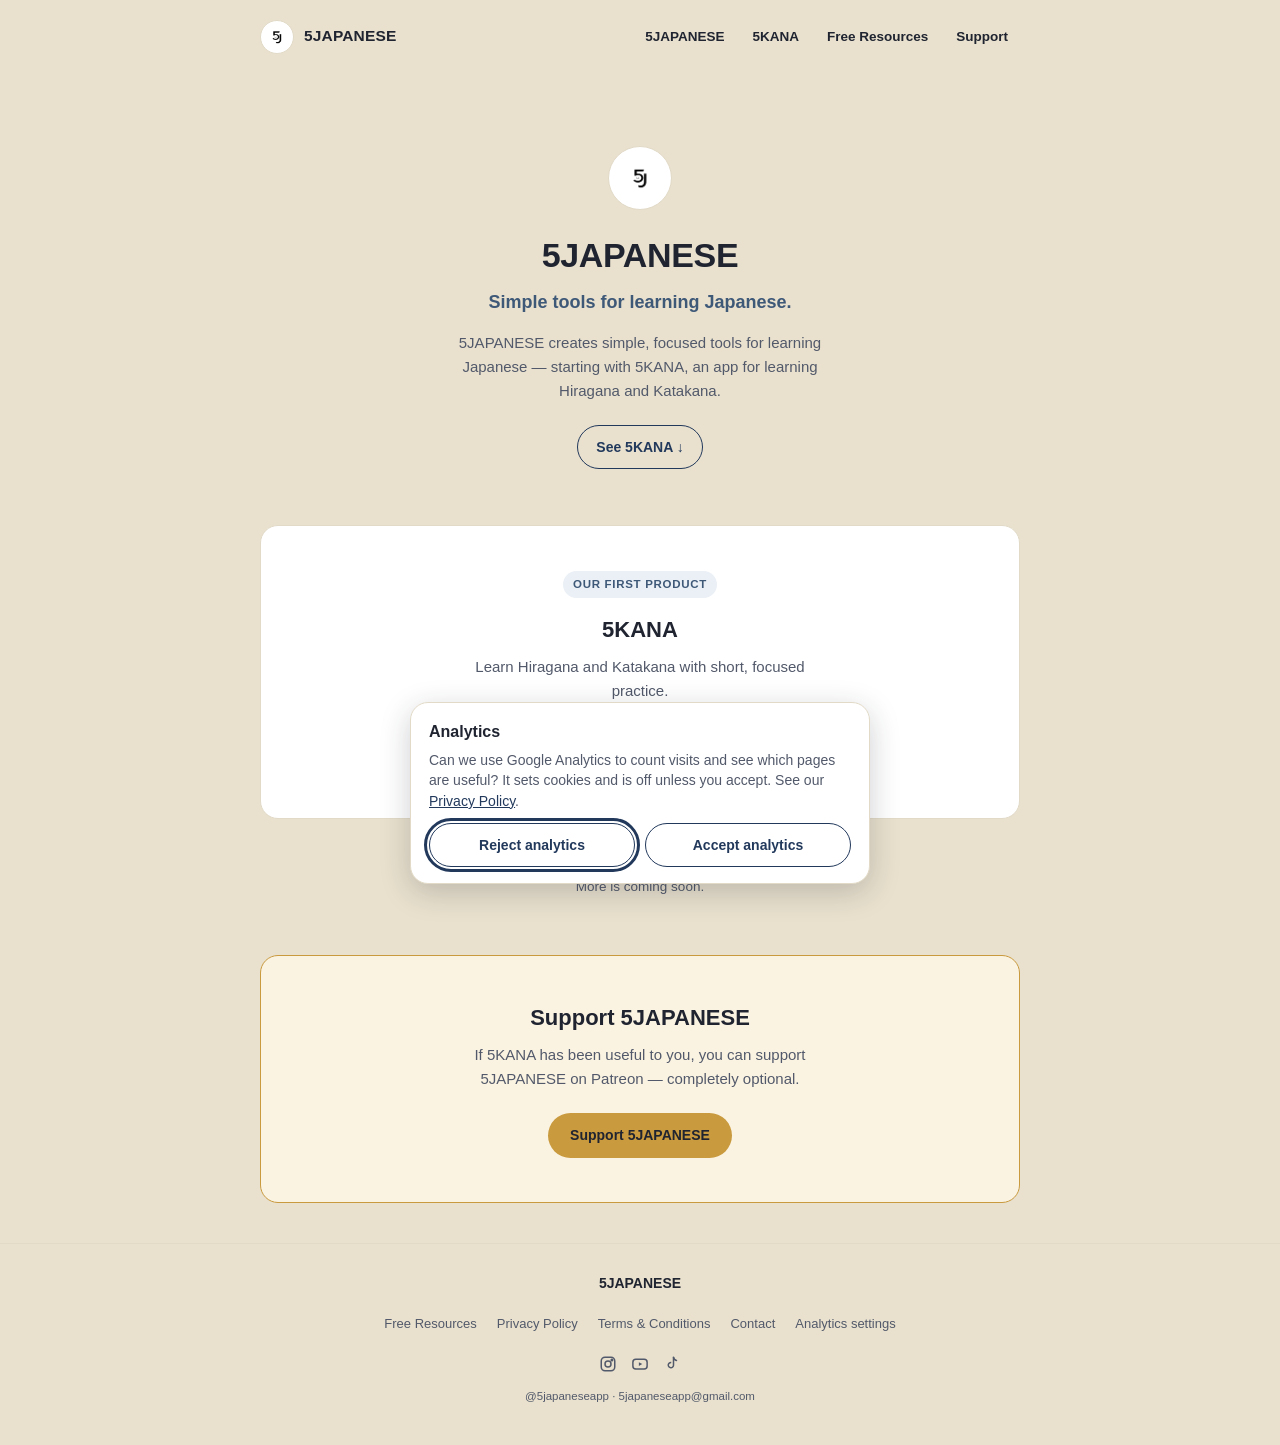
<file: index.html>
<!DOCTYPE html>
<html lang="en">
<head>
<meta charset="UTF-8">
<meta name="viewport" content="width=device-width, initial-scale=1.0">
<meta name="description" content="5JAPANESE — simple tools for learning Japanese. Home of 5KANA, a focused Hiragana and Katakana learning app.">
<title>5JAPANESE — Simple tools for learning Japanese</title>
<link rel="icon" type="image/jpeg" href="logo.jpg">
<link rel="stylesheet" href="styles.css">
</head>
<body>

<header class="site-header">
  <div class="wrap">
    <a class="brand" href="#top">
      <span class="brand-mark" aria-hidden="true">
        <img src="logo.jpg" width="20" height="20" alt="">
      </span>
      <span class="brand-name">5JAPANESE</span>
    </a>
    <nav class="primary-nav" aria-label="Primary">
      <a href="#top">5JAPANESE</a>
      <a href="#5kana">5KANA</a>
      <a href="resources.html">Free Resources</a>
      <a href="#support">Support</a>
    </nav>
  </div>
</header>

<main id="top">

  <section class="hero">
    <div class="wrap">
      <div class="hero-mark" aria-hidden="true">
        <img src="logo.jpg" width="30" height="30" alt="">
      </div>
      <h1>5JAPANESE</h1>
      <p class="tagline">Simple tools for learning Japanese.</p>
      <p class="lede">5JAPANESE creates simple, focused tools for learning Japanese — starting with 5KANA, an app for learning Hiragana and Katakana.</p>
      <a class="hero-cta" href="#5kana">See 5KANA ↓</a>
    </div>
  </section>

  <section class="card-section" id="5kana" aria-labelledby="5kana-heading">
    <div class="wrap">
      <div class="card">
        <span class="eyebrow">Our first product</span>
        <h2 id="5kana-heading">5KANA</h2>
        <p class="desc">Learn Hiragana and Katakana with short, focused practice.</p>

        <a class="store-badge" href="https://play.google.com/store/apps/details?id=com.fivejapanese.fivekana" target="_blank" rel="noopener noreferrer" aria-label="Get 5KANA on Google Play">
          <svg width="22" height="22" viewBox="0 0 24 24" aria-hidden="true"><path fill="#fff" d="M3.6 2.6c-.4.3-.6.8-.6 1.4v16c0 .6.2 1.1.6 1.4l9-9.4-9-9.4Z"/><path fill="#fff" opacity=".85" d="M15.6 12 4.2 2.9 16.9 10l-1.3 2Z"/><path fill="#fff" opacity=".85" d="M15.6 12 4.2 21.1 16.9 14l-1.3-2Z"/><path fill="#fff" opacity=".7" d="M17 10.9 20.6 13a1.6 1.6 0 0 1 0 2l-3.6 2.1L15.6 12l1.4-1.1Z"/></svg>
          <span class="store-text">
            <span class="small">GET IT ON</span>
            <span class="big">Google Play</span>
          </span>
        </a>
      </div>
    </div>
  </section>

  <p class="more-note">More is coming soon.</p>

  <section class="card-section" id="support" aria-labelledby="support-heading">
    <div class="wrap">
      <div class="card support">
        <h2 id="support-heading">Support 5JAPANESE</h2>
        <p class="desc">If 5KANA has been useful to you, you can support 5JAPANESE on Patreon — completely optional.</p>
        <a class="support-cta" href="https://patreon.com/5japaneseapp" target="_blank" rel="noopener noreferrer">
          Support 5JAPANESE
        </a>
      </div>
    </div>
  </section>

</main>

<footer class="site-footer">
  <div class="wrap">
    <div class="foot-brand">5JAPANESE</div>
    <nav class="foot-links" aria-label="Legal and contact">
      <a href="resources.html">Free Resources</a>
      <a href="privacy-policy.html">Privacy Policy</a>
      <a href="terms.html">Terms &amp; Conditions</a>
      <a href="mailto:5japaneseapp@gmail.com">Contact</a>
    </nav>
    <div class="foot-social">
      <a href="https://instagram.com/5japaneseapp" target="_blank" rel="noopener noreferrer" aria-label="5JAPANESE on Instagram">
        <svg width="18" height="18" viewBox="0 0 24 24" fill="none" stroke="currentColor" stroke-width="2"><rect x="3" y="3" width="18" height="18" rx="5"/><circle cx="12" cy="12" r="4"/><circle cx="17.2" cy="6.8" r="1"/></svg>
      </a>
      <a href="https://www.youtube.com/@5japaneseapp" target="_blank" rel="noopener noreferrer" aria-label="5JAPANESE on YouTube">
        <svg width="18" height="18" viewBox="0 0 24 24" fill="none" stroke="currentColor" stroke-width="2"><rect x="2.5" y="5.5" width="19" height="13" rx="4"/><path d="M10.5 9.5v5l4.5-2.5-4.5-2.5Z" fill="currentColor" stroke="none"/></svg>
      </a>
      <a href="https://www.tiktok.com/@5japaneseapp" target="_blank" rel="noopener noreferrer" aria-label="5JAPANESE on TikTok">
        <svg width="18" height="18" viewBox="0 0 24 24" fill="none" stroke="currentColor" stroke-width="2"><path d="M14 3v10.5a3.5 3.5 0 1 1-3-3.46"/><path d="M14 3c.4 2.2 2 3.9 4 4.3" stroke-linecap="round"/></svg>
      </a>
    </div>
    <div class="foot-meta">@5japaneseapp · 5japaneseapp@gmail.com</div>
  </div>
</footer>

<script src="analytics.js" defer></script>
</body>
</html>
</file>
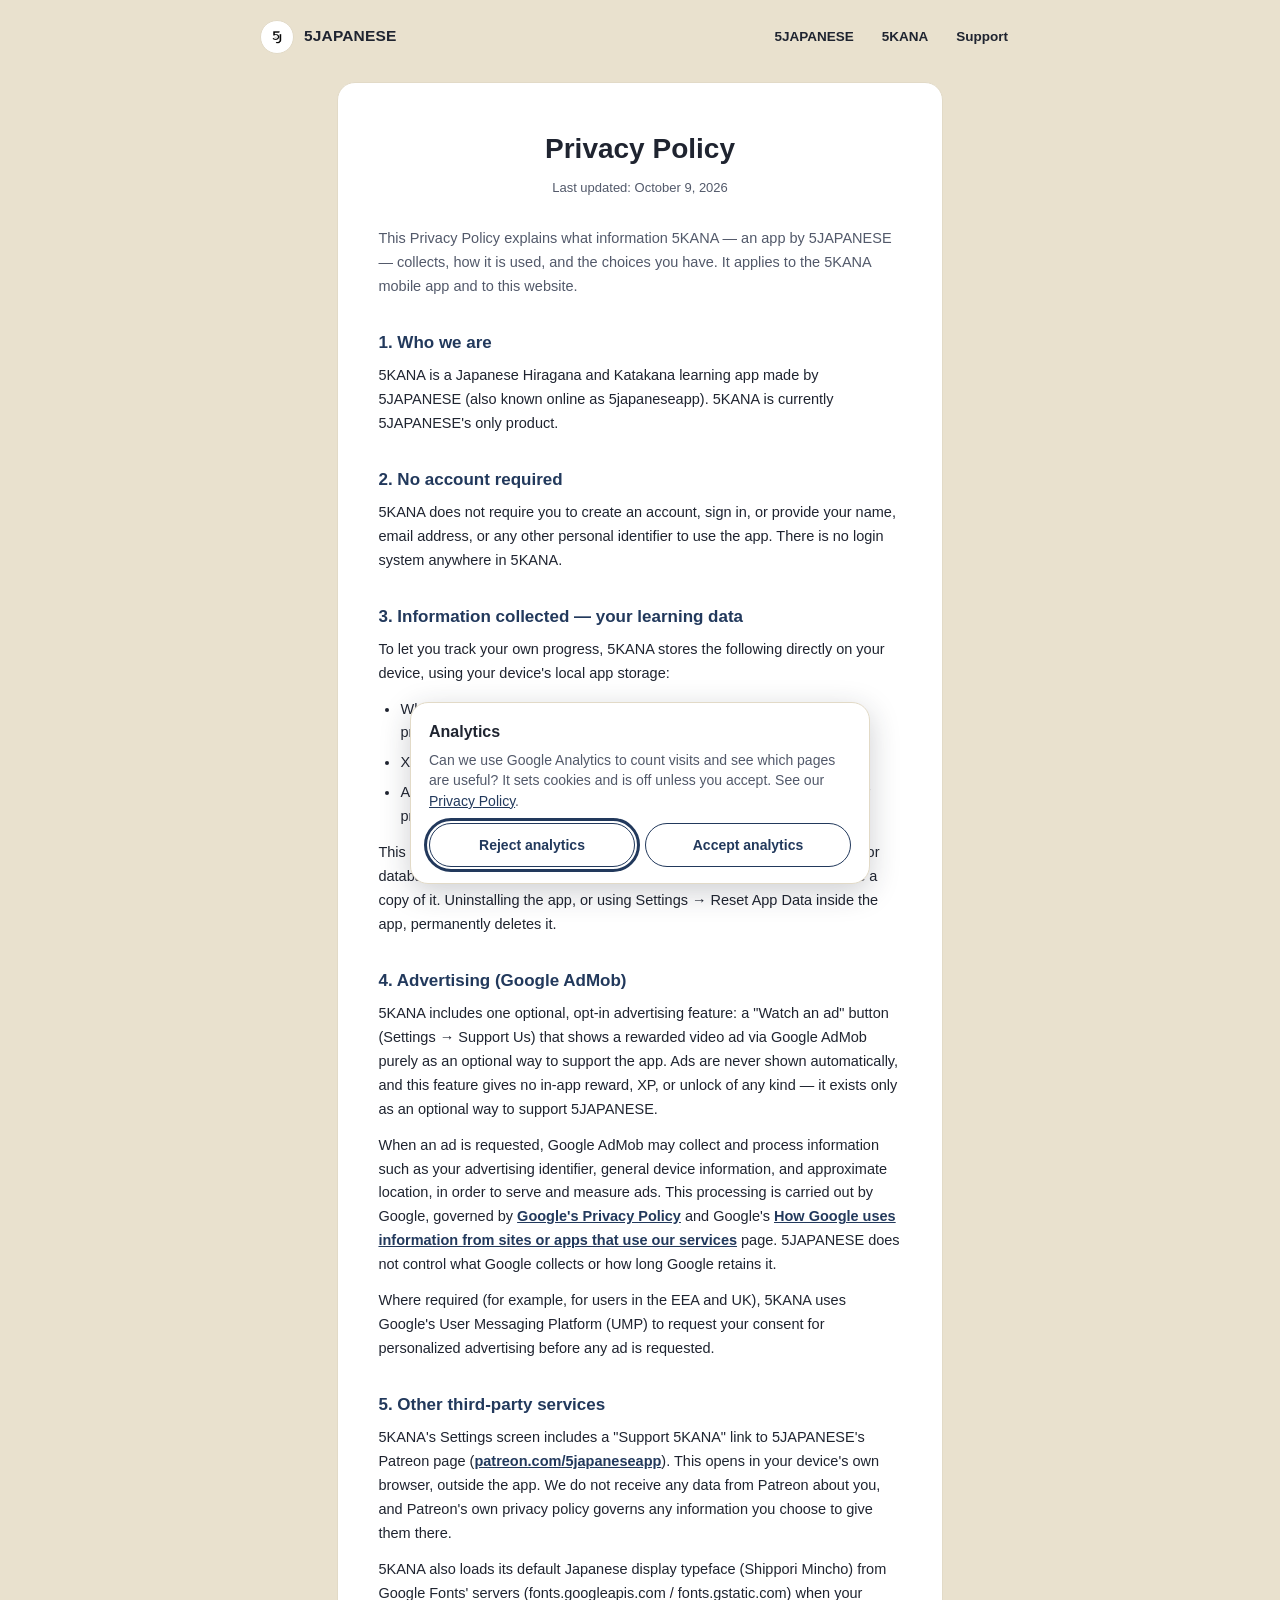
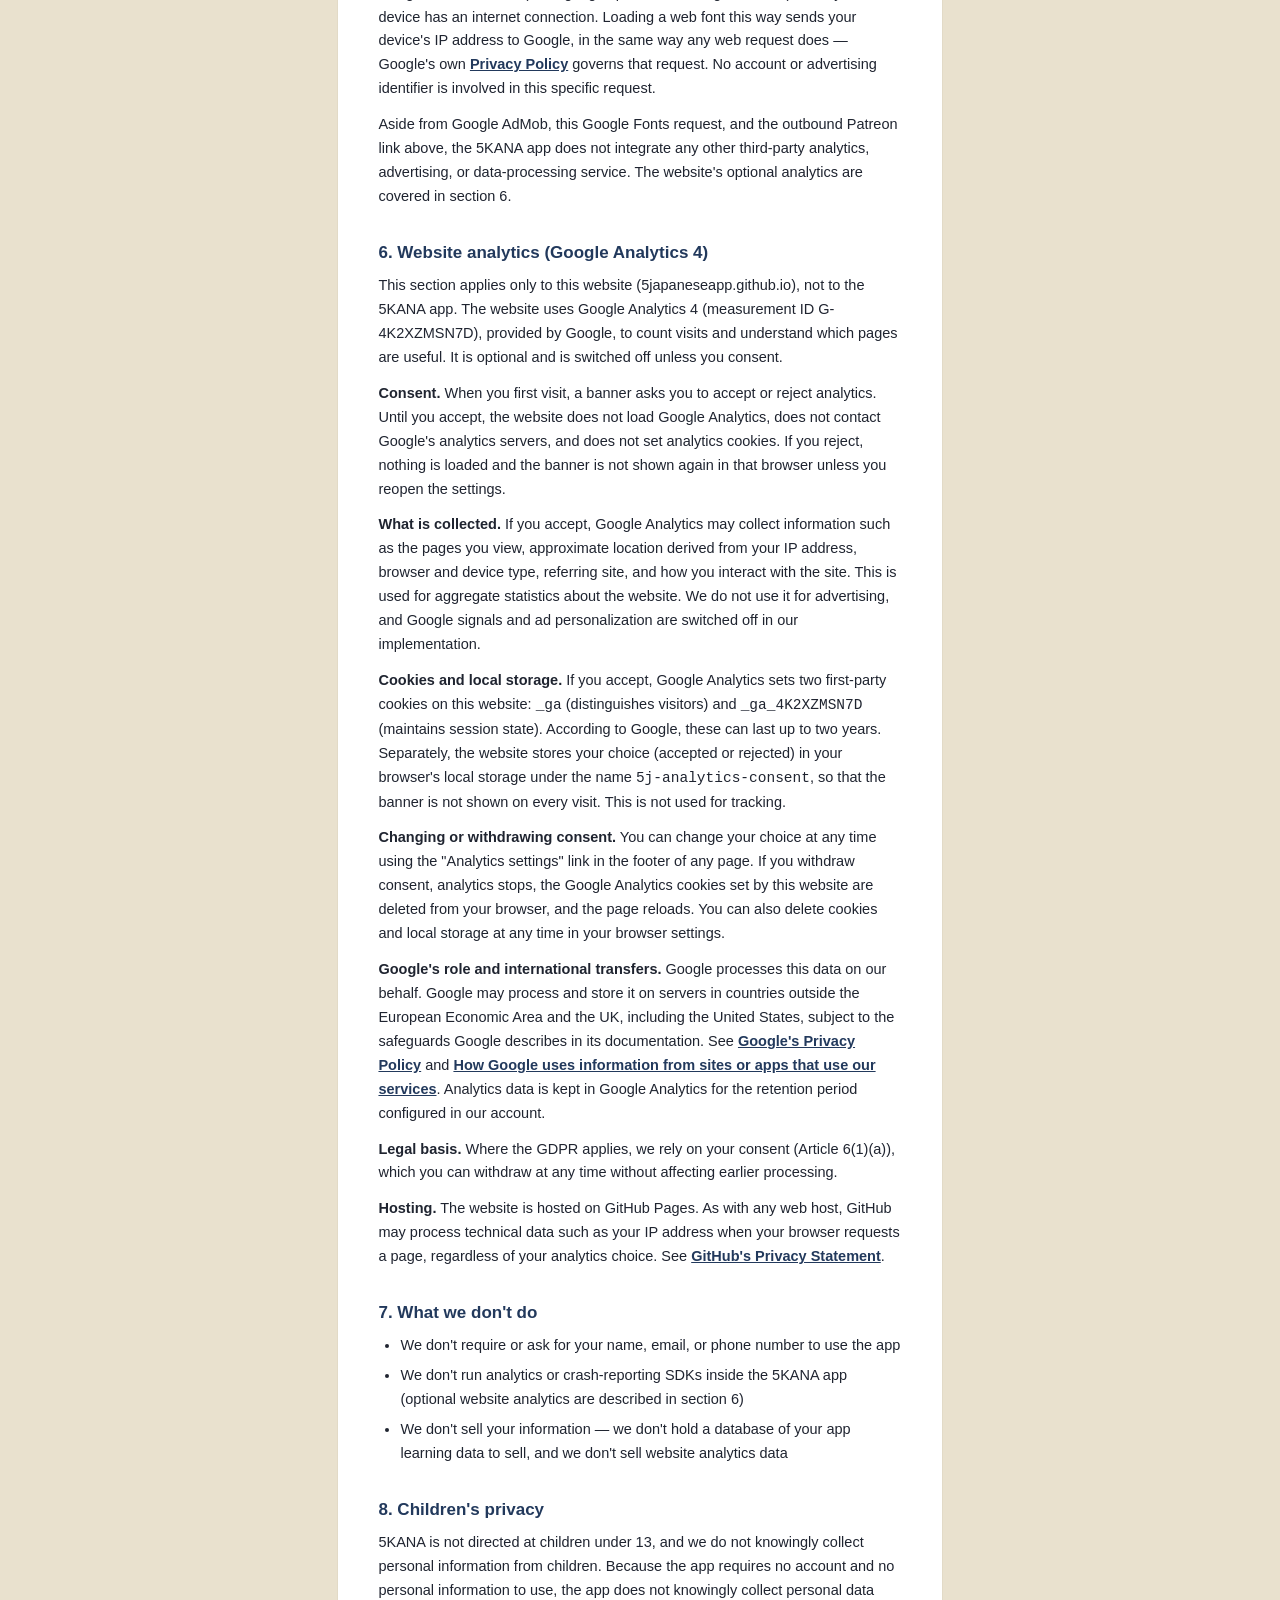
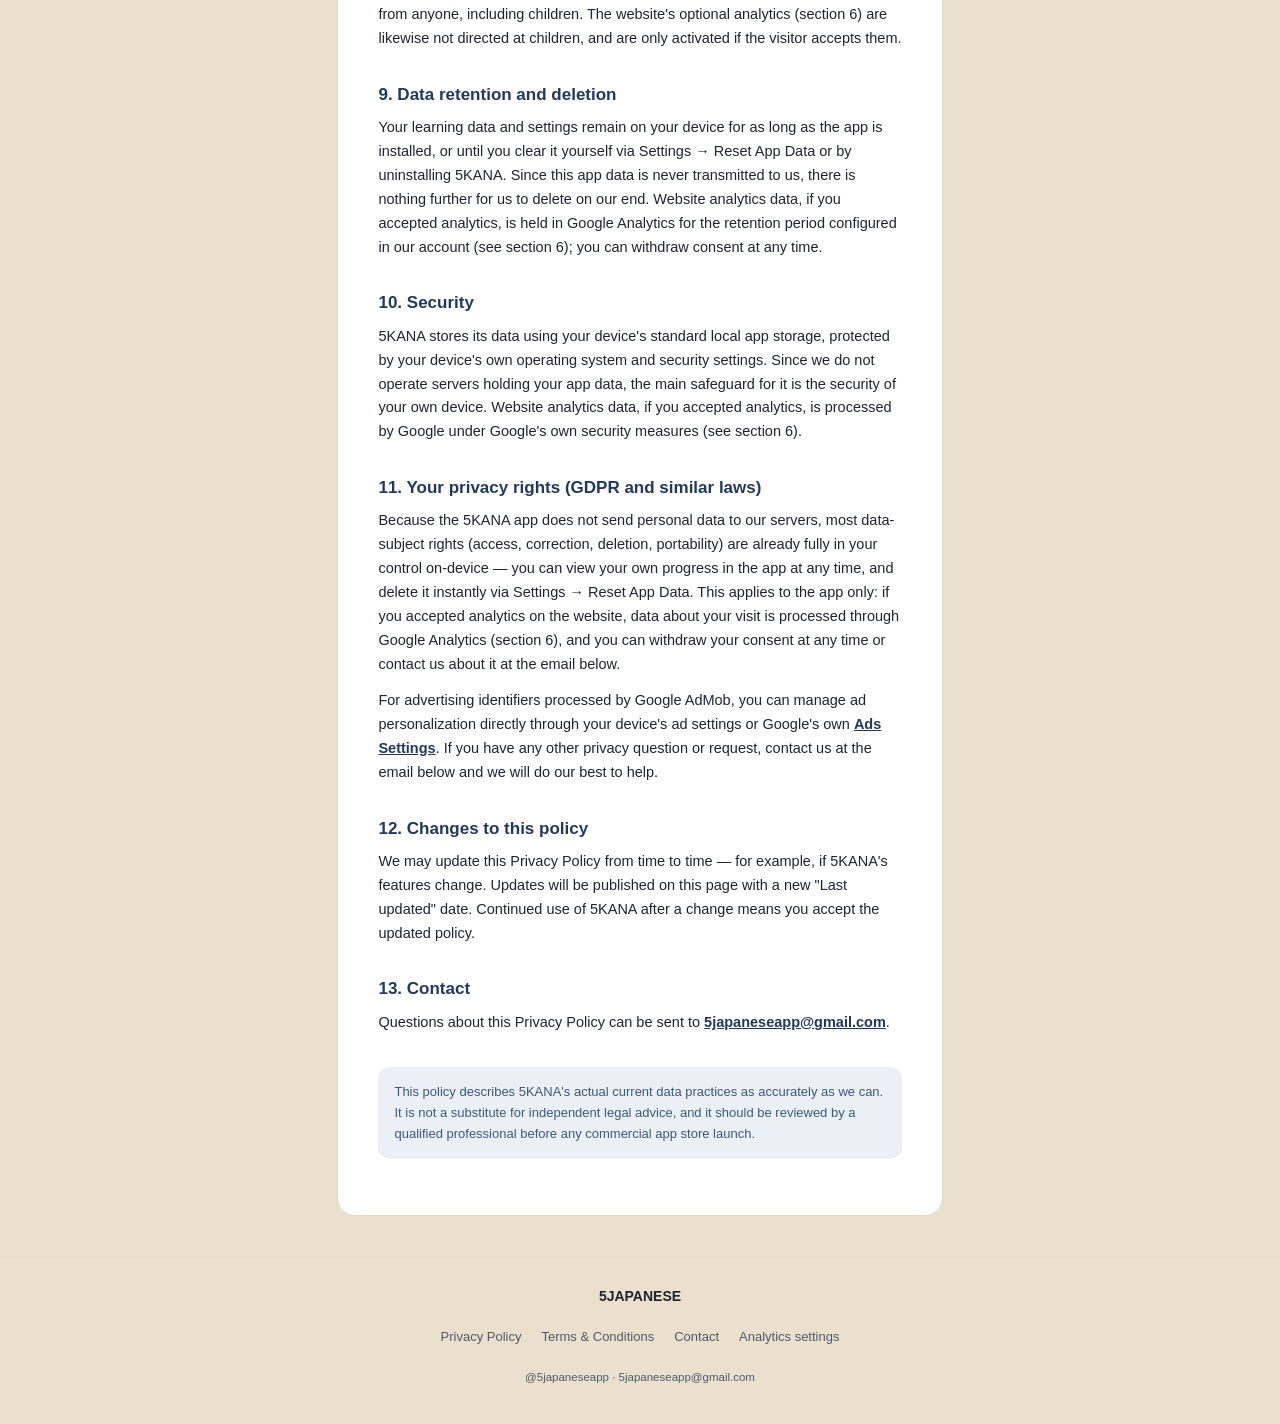
<file: privacy-policy.html>
<!DOCTYPE html>
<html lang="en">
<head>
<meta charset="UTF-8">
<meta name="viewport" content="width=device-width, initial-scale=1.0">
<meta name="description" content="Privacy Policy for 5KANA, by 5JAPANESE.">
<title>5JAPANESE — Privacy Policy</title>
<link rel="icon" type="image/jpeg" href="logo.jpg">
<link rel="stylesheet" href="styles.css">
</head>
<body>

<header class="site-header">
  <div class="wrap">
    <a class="brand" href="index.html">
      <span class="brand-mark" aria-hidden="true">
        <img src="logo.jpg" width="20" height="20" alt="">
      </span>
      <span class="brand-name">5JAPANESE</span>
    </a>
    <nav class="primary-nav" aria-label="Primary">
      <a href="index.html#top">5JAPANESE</a>
      <a href="index.html#5kana">5KANA</a>
      <a href="index.html#support">Support</a>
    </nav>
  </div>
</header>

<main>
  <section class="card-section">
    <div class="wrap">
      <div class="card legal-doc">
        <h1>Privacy Policy</h1>
        <p class="legal-updated">Last updated: October 9, 2026</p>

        <p class="legal-intro">This Privacy Policy explains what information 5KANA — an app by 5JAPANESE — collects, how it is used, and the choices you have. It applies to the 5KANA mobile app and to this website.</p>

        <h2>1. Who we are</h2>
        <p>5KANA is a Japanese Hiragana and Katakana learning app made by 5JAPANESE (also known online as 5japaneseapp). 5KANA is currently 5JAPANESE&#39;s only product.</p>

        <h2>2. No account required</h2>
        <p>5KANA does not require you to create an account, sign in, or provide your name, email address, or any other personal identifier to use the app. There is no login system anywhere in 5KANA.</p>

        <h2>3. Information collected — your learning data</h2>
        <p>To let you track your own progress, 5KANA stores the following directly on your device, using your device&#39;s local app storage:</p>
        <ul>
          <li>Which kana you&#39;ve learned or are reviewing, and your spaced-repetition progress for each</li>
          <li>XP, streak, and daily practice-time history</li>
          <li>App settings — theme, font, pronunciation, haptics, language, and similar preferences</li>
        </ul>
        <p>This app data stays on your device. 5JAPANESE does not operate a server or database that the 5KANA app sends this information to, and we do not have a copy of it. Uninstalling the app, or using Settings → Reset App Data inside the app, permanently deletes it.</p>

        <h2>4. Advertising (Google AdMob)</h2>
        <p>5KANA includes one optional, opt-in advertising feature: a &quot;Watch an ad&quot; button (Settings → Support Us) that shows a rewarded video ad via Google AdMob purely as an optional way to support the app. Ads are never shown automatically, and this feature gives no in-app reward, XP, or unlock of any kind — it exists only as an optional way to support 5JAPANESE.</p>
        <p>When an ad is requested, Google AdMob may collect and process information such as your advertising identifier, general device information, and approximate location, in order to serve and measure ads. This processing is carried out by Google, governed by <a href="https://policies.google.com/privacy" target="_blank" rel="noopener noreferrer">Google&#39;s Privacy Policy</a> and Google&#39;s <a href="https://policies.google.com/technologies/partner-sites" target="_blank" rel="noopener noreferrer">How Google uses information from sites or apps that use our services</a> page. 5JAPANESE does not control what Google collects or how long Google retains it.</p>
        <p>Where required (for example, for users in the EEA and UK), 5KANA uses Google&#39;s User Messaging Platform (UMP) to request your consent for personalized advertising before any ad is requested.</p>

        <h2>5. Other third-party services</h2>
        <p>5KANA&#39;s Settings screen includes a &quot;Support 5KANA&quot; link to 5JAPANESE&#39;s Patreon page (<a href="https://patreon.com/5japaneseapp" target="_blank" rel="noopener noreferrer">patreon.com/5japaneseapp</a>). This opens in your device&#39;s own browser, outside the app. We do not receive any data from Patreon about you, and Patreon&#39;s own privacy policy governs any information you choose to give them there.</p>
        <p>5KANA also loads its default Japanese display typeface (Shippori Mincho) from Google Fonts&#39; servers (fonts.googleapis.com / fonts.gstatic.com) when your device has an internet connection. Loading a web font this way sends your device&#39;s IP address to Google, in the same way any web request does — Google&#39;s own <a href="https://policies.google.com/privacy" target="_blank" rel="noopener noreferrer">Privacy Policy</a> governs that request. No account or advertising identifier is involved in this specific request.</p>
        <p>Aside from Google AdMob, this Google Fonts request, and the outbound Patreon link above, the 5KANA app does not integrate any other third-party analytics, advertising, or data-processing service. The website&#39;s optional analytics are covered in section 6.</p>

        <h2>6. Website analytics (Google Analytics 4)</h2>
        <p>This section applies only to this website (5japaneseapp.github.io), not to the 5KANA app. The website uses Google Analytics 4 (measurement ID G-4K2XZMSN7D), provided by Google, to count visits and understand which pages are useful. It is optional and is switched off unless you consent.</p>
        <p><strong>Consent.</strong> When you first visit, a banner asks you to accept or reject analytics. Until you accept, the website does not load Google Analytics, does not contact Google&#39;s analytics servers, and does not set analytics cookies. If you reject, nothing is loaded and the banner is not shown again in that browser unless you reopen the settings.</p>
        <p><strong>What is collected.</strong> If you accept, Google Analytics may collect information such as the pages you view, approximate location derived from your IP address, browser and device type, referring site, and how you interact with the site. This is used for aggregate statistics about the website. We do not use it for advertising, and Google signals and ad personalization are switched off in our implementation.</p>
        <p><strong>Cookies and local storage.</strong> If you accept, Google Analytics sets two first-party cookies on this website: <code>_ga</code> (distinguishes visitors) and <code>_ga_4K2XZMSN7D</code> (maintains session state). According to Google, these can last up to two years. Separately, the website stores your choice (accepted or rejected) in your browser&#39;s local storage under the name <code>5j-analytics-consent</code>, so that the banner is not shown on every visit. This is not used for tracking.</p>
        <p><strong>Changing or withdrawing consent.</strong> You can change your choice at any time using the &quot;Analytics settings&quot; link in the footer of any page. If you withdraw consent, analytics stops, the Google Analytics cookies set by this website are deleted from your browser, and the page reloads. You can also delete cookies and local storage at any time in your browser settings.</p>
        <p><strong>Google&#39;s role and international transfers.</strong> Google processes this data on our behalf. Google may process and store it on servers in countries outside the European Economic Area and the UK, including the United States, subject to the safeguards Google describes in its documentation. See <a href="https://policies.google.com/privacy" target="_blank" rel="noopener noreferrer">Google&#39;s Privacy Policy</a> and <a href="https://policies.google.com/technologies/partner-sites" target="_blank" rel="noopener noreferrer">How Google uses information from sites or apps that use our services</a>. Analytics data is kept in Google Analytics for the retention period configured in our account.</p>
        <p><strong>Legal basis.</strong> Where the GDPR applies, we rely on your consent (Article 6(1)(a)), which you can withdraw at any time without affecting earlier processing.</p>
        <p><strong>Hosting.</strong> The website is hosted on GitHub Pages. As with any web host, GitHub may process technical data such as your IP address when your browser requests a page, regardless of your analytics choice. See <a href="https://docs.github.com/en/site-policy/privacy-policies/github-general-privacy-statement" target="_blank" rel="noopener noreferrer">GitHub&#39;s Privacy Statement</a>.</p>

        <h2>7. What we don&#39;t do</h2>
        <ul>
          <li>We don&#39;t require or ask for your name, email, or phone number to use the app</li>
          <li>We don&#39;t run analytics or crash-reporting SDKs inside the 5KANA app (optional website analytics are described in section 6)</li>
          <li>We don&#39;t sell your information — we don&#39;t hold a database of your app learning data to sell, and we don&#39;t sell website analytics data</li>
        </ul>

        <h2>8. Children&#39;s privacy</h2>
        <p>5KANA is not directed at children under 13, and we do not knowingly collect personal information from children. Because the app requires no account and no personal information to use, the app does not knowingly collect personal data from anyone, including children. The website&#39;s optional analytics (section 6) are likewise not directed at children, and are only activated if the visitor accepts them.</p>

        <h2>9. Data retention and deletion</h2>
        <p>Your learning data and settings remain on your device for as long as the app is installed, or until you clear it yourself via Settings → Reset App Data or by uninstalling 5KANA. Since this app data is never transmitted to us, there is nothing further for us to delete on our end. Website analytics data, if you accepted analytics, is held in Google Analytics for the retention period configured in our account (see section 6); you can withdraw consent at any time.</p>

        <h2>10. Security</h2>
        <p>5KANA stores its data using your device&#39;s standard local app storage, protected by your device&#39;s own operating system and security settings. Since we do not operate servers holding your app data, the main safeguard for it is the security of your own device. Website analytics data, if you accepted analytics, is processed by Google under Google&#39;s own security measures (see section 6).</p>

        <h2>11. Your privacy rights (GDPR and similar laws)</h2>
        <p>Because the 5KANA app does not send personal data to our servers, most data-subject rights (access, correction, deletion, portability) are already fully in your control on-device — you can view your own progress in the app at any time, and delete it instantly via Settings → Reset App Data. This applies to the app only: if you accepted analytics on the website, data about your visit is processed through Google Analytics (section 6), and you can withdraw your consent at any time or contact us about it at the email below.</p>
        <p>For advertising identifiers processed by Google AdMob, you can manage ad personalization directly through your device&#39;s ad settings or Google&#39;s own <a href="https://adssettings.google.com" target="_blank" rel="noopener noreferrer">Ads Settings</a>. If you have any other privacy question or request, contact us at the email below and we will do our best to help.</p>

        <h2>12. Changes to this policy</h2>
        <p>We may update this Privacy Policy from time to time — for example, if 5KANA&#39;s features change. Updates will be published on this page with a new &quot;Last updated&quot; date. Continued use of 5KANA after a change means you accept the updated policy.</p>

        <h2>13. Contact</h2>
        <p>Questions about this Privacy Policy can be sent to <a href="mailto:5japaneseapp@gmail.com">5japaneseapp@gmail.com</a>.</p>

        <p class="legal-note">This policy describes 5KANA&#39;s actual current data practices as accurately as we can. It is not a substitute for independent legal advice, and it should be reviewed by a qualified professional before any commercial app store launch.</p>
      </div>
    </div>
  </section>
</main>

<footer class="site-footer">
  <div class="wrap">
    <div class="foot-brand">5JAPANESE</div>
    <nav class="foot-links" aria-label="Legal and contact">
      <a href="privacy-policy.html">Privacy Policy</a>
      <a href="terms.html">Terms &amp; Conditions</a>
      <a href="mailto:5japaneseapp@gmail.com">Contact</a>
    </nav>
    <div class="foot-meta">@5japaneseapp · 5japaneseapp@gmail.com</div>
  </div>
</footer>

<script src="analytics.js" defer></script>
</body>
</html>
</file>
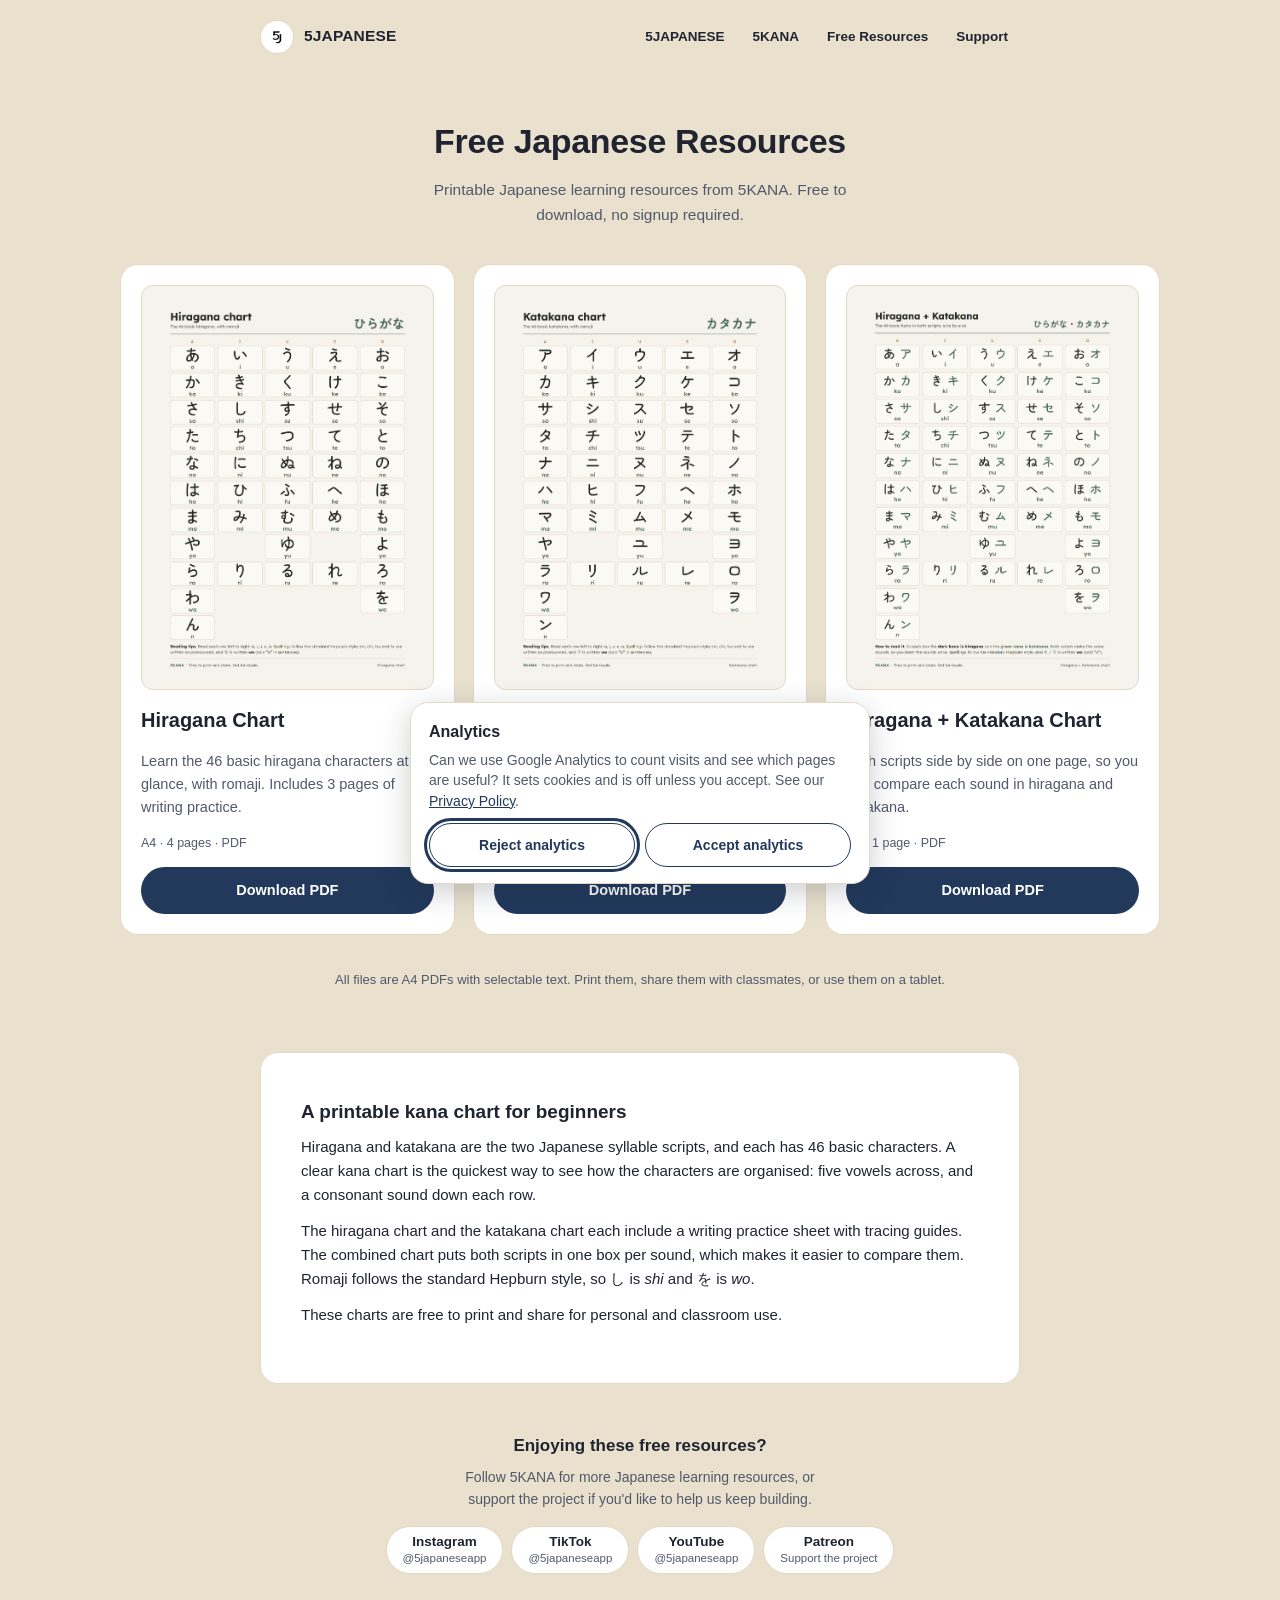
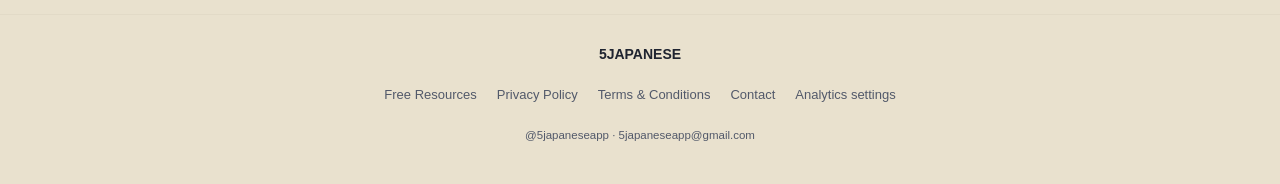
<file: resources.html>
<!DOCTYPE html>
<html lang="en">
<head>
<meta charset="UTF-8">
<meta name="viewport" content="width=device-width, initial-scale=1.0">
<title>Free Hiragana &amp; Katakana Chart PDF — Printable Kana Charts | 5KANA</title>
<meta name="description" content="Free printable hiragana chart, katakana chart and combined kana chart as A4 PDFs, with romaji and writing practice sheets. No signup required.">
<link rel="canonical" href="https://5japaneseapp.github.io/resources.html">
<meta property="og:type" content="website">
<meta property="og:title" content="Free Hiragana &amp; Katakana Chart PDF — 5KANA">
<meta property="og:description" content="Printable Japanese kana charts and practice sheets. Free to download, no signup required.">
<meta property="og:url" content="https://5japaneseapp.github.io/resources.html">
<meta property="og:image" content="https://5japaneseapp.github.io/downloads/previews/hiragana-katakana-chart.png">
<link rel="icon" type="image/jpeg" href="logo.jpg">
<link rel="stylesheet" href="styles.css">
<script type="application/ld+json">
{"@context":"https://schema.org","@type":"CollectionPage","name":"Free Japanese Resources","description":"Printable hiragana and katakana charts as free A4 PDFs.","url":"https://5japaneseapp.github.io/resources.html","hasPart":[
{"@type":"DigitalDocument","name":"Hiragana Chart","encodingFormat":"application/pdf","isAccessibleForFree":true,"url":"https://5japaneseapp.github.io/downloads/hiragana-chart.pdf"},
{"@type":"DigitalDocument","name":"Katakana Chart","encodingFormat":"application/pdf","isAccessibleForFree":true,"url":"https://5japaneseapp.github.io/downloads/katakana-chart.pdf"},
{"@type":"DigitalDocument","name":"Hiragana + Katakana Chart","encodingFormat":"application/pdf","isAccessibleForFree":true,"url":"https://5japaneseapp.github.io/downloads/hiragana-katakana-chart.pdf"}]}
</script>
</head>
<body>

<header class="site-header">
  <div class="wrap">
    <a class="brand" href="index.html">
      <span class="brand-mark" aria-hidden="true">
        <img src="logo.jpg" width="20" height="20" alt="">
      </span>
      <span class="brand-name">5JAPANESE</span>
    </a>
    <nav class="primary-nav" aria-label="Primary">
      <a href="index.html#top">5JAPANESE</a>
      <a href="index.html#5kana">5KANA</a>
      <a href="resources.html" aria-current="page">Free Resources</a>
      <a href="index.html#support">Support</a>
    </nav>
  </div>
</header>

<main>
  <section class="res-hero">
    <div class="wrap">
      <h1>Free Japanese Resources</h1>
      <p>Printable Japanese learning resources from 5KANA. Free to download, no signup required.</p>
    </div>
  </section>

  <section class="res-wrap" aria-label="Downloadable kana charts">
    <div class="res-grid">
      <article class="res-card">
        <a class="res-preview" href="downloads/hiragana-chart.pdf" data-download tabindex="-1" aria-hidden="true"><img src="downloads/previews/hiragana-chart.png" width="1270" height="1796" loading="lazy" alt="Hiragana chart: the 46 basic hiragana with romaji"></a>
        <h2>Hiragana Chart</h2>
        <p>Learn the 46 basic hiragana characters at a glance, with romaji. Includes 3 pages of writing practice.</p>
        <span class="res-meta">A4 · 4 pages · PDF</span>
        <a class="res-btn" href="downloads/hiragana-chart.pdf" download data-download>Download PDF</a>
      </article>
      <article class="res-card">
        <a class="res-preview" href="downloads/katakana-chart.pdf" data-download tabindex="-1" aria-hidden="true"><img src="downloads/previews/katakana-chart.png" width="1270" height="1796" loading="lazy" alt="Katakana chart: the 46 basic katakana with romaji"></a>
        <h2>Katakana Chart</h2>
        <p>The 46 basic katakana characters with romaji, plus 3 pages of writing practice.</p>
        <span class="res-meta">A4 · 4 pages · PDF</span>
        <a class="res-btn" href="downloads/katakana-chart.pdf" download data-download>Download PDF</a>
      </article>
      <article class="res-card">
        <a class="res-preview" href="downloads/hiragana-katakana-chart.pdf" data-download tabindex="-1" aria-hidden="true"><img src="downloads/previews/hiragana-katakana-chart.png" width="1270" height="1796" loading="lazy" alt="Hiragana and katakana chart side by side with romaji"></a>
        <h2>Hiragana + Katakana Chart</h2>
        <p>Both scripts side by side on one page, so you can compare each sound in hiragana and katakana.</p>
        <span class="res-meta">A4 · 1 page · PDF</span>
        <a class="res-btn" href="downloads/hiragana-katakana-chart.pdf" download data-download>Download PDF</a>
      </article>
    </div>
    <p class="res-note">All files are A4 PDFs with selectable text. Print them, share them with classmates, or use them on a tablet.</p>
  </section>

  <section class="res-about card-section">
    <div class="wrap">
      <div class="card">
        <h2>A printable kana chart for beginners</h2>
        <p>Hiragana and katakana are the two Japanese syllable scripts, and each has 46 basic characters. A clear kana chart is the quickest way to see how the characters are organised: five vowels across, and a consonant sound down each row.</p>
        <p>The hiragana chart and the katakana chart each include a writing practice sheet with tracing guides. The combined chart puts both scripts in one box per sound, which makes it easier to compare them. Romaji follows the standard Hepburn style, so し is <em>shi</em> and を is <em>wo</em>.</p>
        <p>These charts are free to print and share for personal and classroom use.</p>
      </div>
    </div>
  </section>

  <section class="res-follow card-section" aria-labelledby="follow-heading">
    <div class="wrap">
      <h2 id="follow-heading">Enjoying these free resources?</h2>
      <p>Follow 5KANA for more Japanese learning resources, or support the project if you&#39;d like to help us keep building.</p>
      <div class="follow-links">
        <a href="https://instagram.com/5japaneseapp" target="_blank" rel="noopener noreferrer">Instagram <span>@5japaneseapp</span></a>
        <a href="https://www.tiktok.com/@5japaneseapp" target="_blank" rel="noopener noreferrer">TikTok <span>@5japaneseapp</span></a>
        <a href="https://www.youtube.com/@5japaneseapp" target="_blank" rel="noopener noreferrer">YouTube <span>@5japaneseapp</span></a>
        <a href="https://www.patreon.com/c/5japaneseapp" target="_blank" rel="noopener noreferrer">Patreon <span>Support the project</span></a>
      </div>
    </div>
  </section>
</main>

<dialog id="dl-modal" class="dl-modal" aria-labelledby="dl-title">
  <h2 id="dl-title">Your download is almost ready</h2>
  <div id="dl-ad-slot" class="dl-ad-slot"></div>
  <p>The PDF will start automatically.</p>
  <div class="dl-actions">
    <a id="dl-fallback" class="res-btn" href="#" download>Download now</a>
    <button id="dl-close" type="button" class="res-btn alt">Close</button>
  </div>
</dialog>

<footer class="site-footer">
  <div class="wrap">
    <div class="foot-brand">5JAPANESE</div>
    <nav class="foot-links" aria-label="Legal and contact">
      <a href="resources.html">Free Resources</a>
      <a href="privacy-policy.html">Privacy Policy</a>
      <a href="terms.html">Terms &amp; Conditions</a>
      <a href="mailto:5japaneseapp@gmail.com">Contact</a>
    </nav>
    <div class="foot-meta">@5japaneseapp · 5japaneseapp@gmail.com</div>
  </div>
</footer>

<script src="resources.js"></script>
<script src="analytics.js" defer></script>
</body>
</html>
</file>
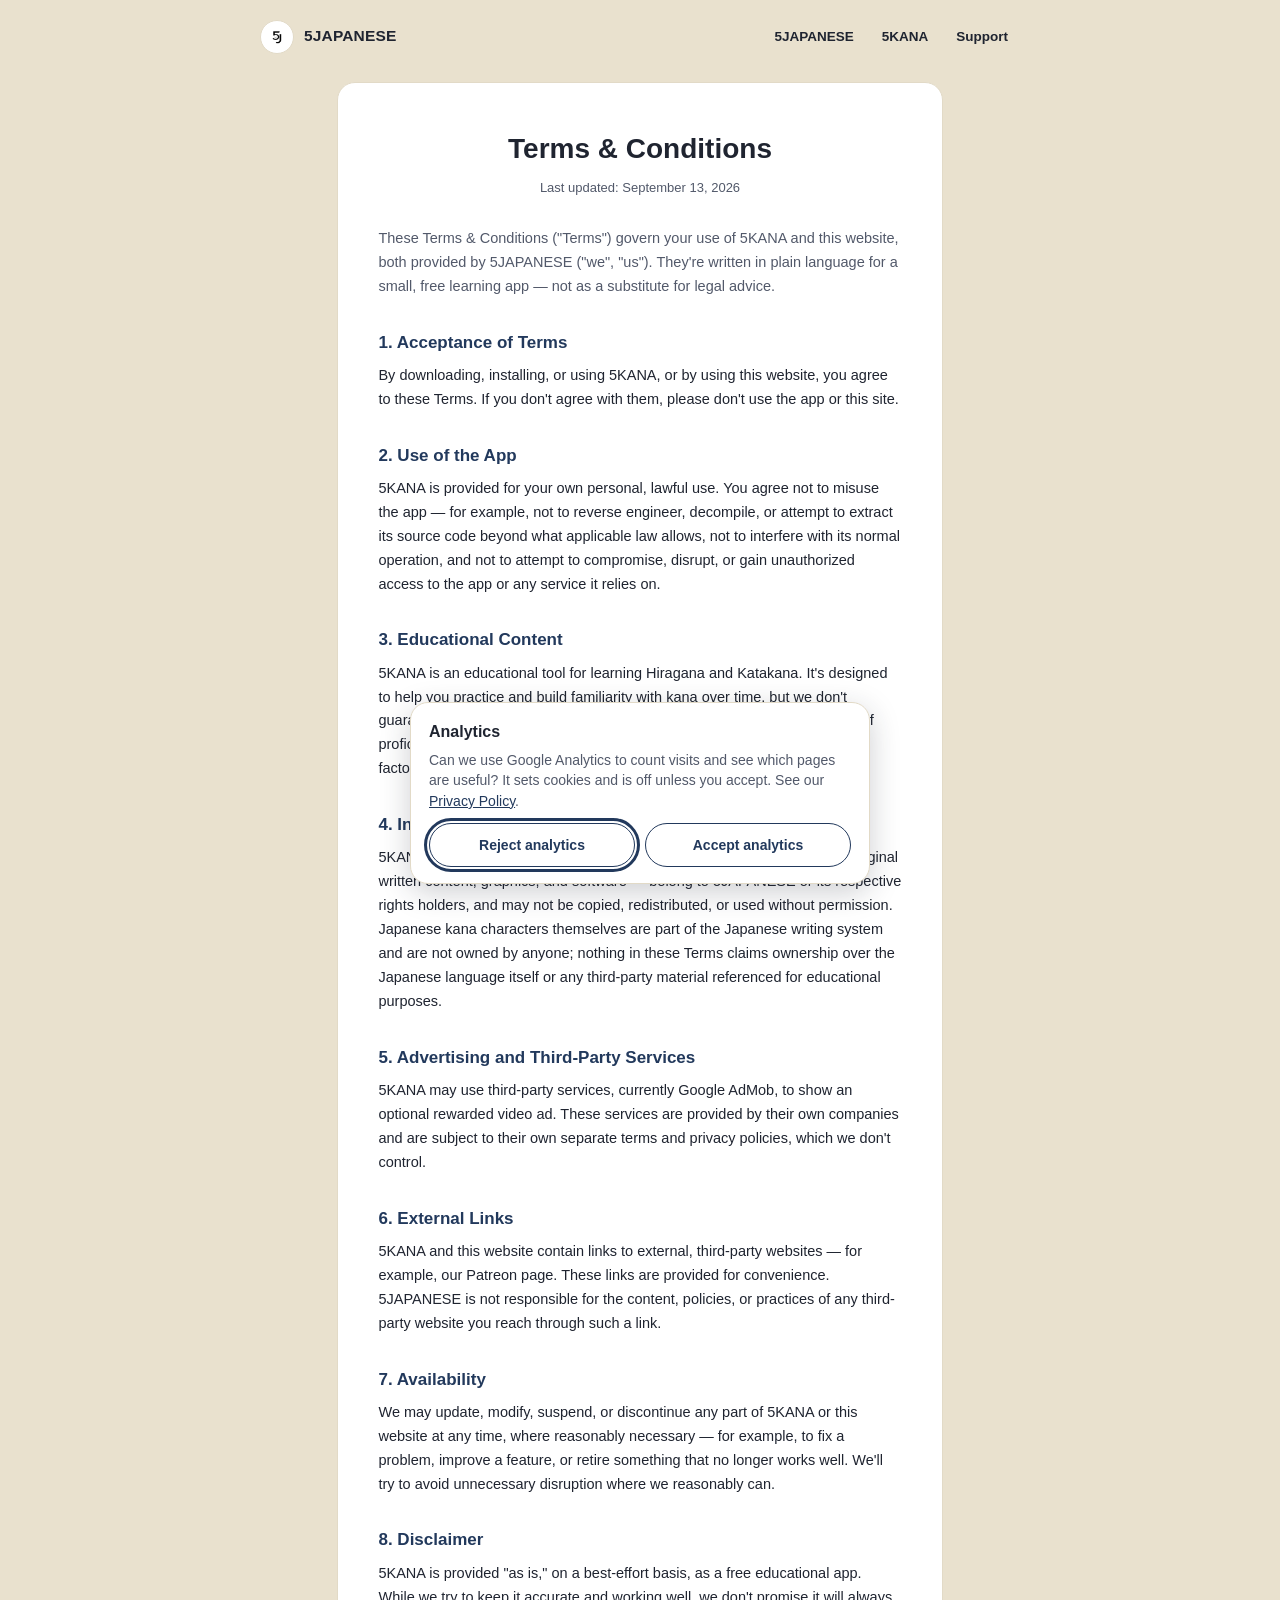
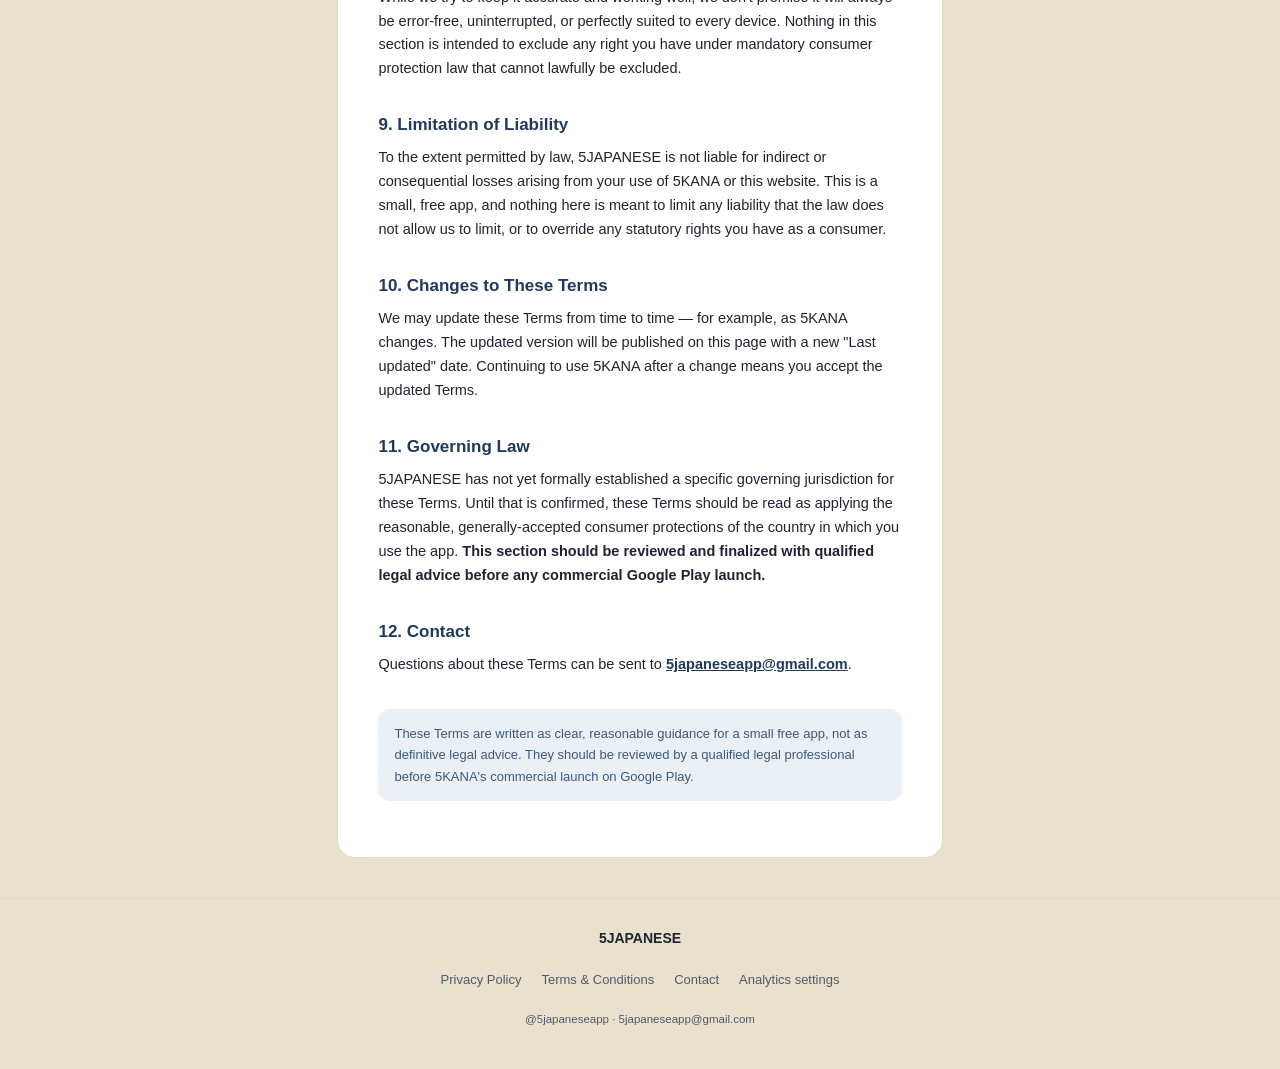
<file: terms.html>
<!DOCTYPE html>
<html lang="en">
<head>
<meta charset="UTF-8">
<meta name="viewport" content="width=device-width, initial-scale=1.0">
<meta name="description" content="Terms &amp; Conditions for 5KANA, by 5JAPANESE.">
<title>5JAPANESE — Terms &amp; Conditions</title>
<link rel="icon" type="image/jpeg" href="logo.jpg">
<link rel="stylesheet" href="styles.css">
</head>
<body>

<header class="site-header">
  <div class="wrap">
    <a class="brand" href="index.html">
      <span class="brand-mark" aria-hidden="true">
        <img src="logo.jpg" width="20" height="20" alt="">
      </span>
      <span class="brand-name">5JAPANESE</span>
    </a>
    <nav class="primary-nav" aria-label="Primary">
      <a href="index.html#top">5JAPANESE</a>
      <a href="index.html#5kana">5KANA</a>
      <a href="index.html#support">Support</a>
    </nav>
  </div>
</header>

<main>
  <section class="card-section">
    <div class="wrap">
      <div class="card legal-doc">
        <h1>Terms &amp; Conditions</h1>
        <p class="legal-updated">Last updated: September 13, 2026</p>

        <p class="legal-intro">These Terms &amp; Conditions ("Terms") govern your use of 5KANA and this website, both provided by 5JAPANESE ("we", "us"). They&#39;re written in plain language for a small, free learning app — not as a substitute for legal advice.</p>

        <h2>1. Acceptance of Terms</h2>
        <p>By downloading, installing, or using 5KANA, or by using this website, you agree to these Terms. If you don&#39;t agree with them, please don&#39;t use the app or this site.</p>

        <h2>2. Use of the App</h2>
        <p>5KANA is provided for your own personal, lawful use. You agree not to misuse the app — for example, not to reverse engineer, decompile, or attempt to extract its source code beyond what applicable law allows, not to interfere with its normal operation, and not to attempt to compromise, disrupt, or gain unauthorized access to the app or any service it relies on.</p>

        <h2>3. Educational Content</h2>
        <p>5KANA is an educational tool for learning Hiragana and Katakana. It&#39;s designed to help you practice and build familiarity with kana over time, but we don&#39;t guarantee any specific learning outcome, JLPT result, exam score, or level of proficiency. Your results depend on your own study, consistency, and many factors outside our control.</p>

        <h2>4. Intellectual Property</h2>
        <p>5KANA and 5JAPANESE — including their names, branding, app design, original written content, graphics, and software — belong to 5JAPANESE or its respective rights holders, and may not be copied, redistributed, or used without permission. Japanese kana characters themselves are part of the Japanese writing system and are not owned by anyone; nothing in these Terms claims ownership over the Japanese language itself or any third-party material referenced for educational purposes.</p>

        <h2>5. Advertising and Third-Party Services</h2>
        <p>5KANA may use third-party services, currently Google AdMob, to show an optional rewarded video ad. These services are provided by their own companies and are subject to their own separate terms and privacy policies, which we don&#39;t control.</p>

        <h2>6. External Links</h2>
        <p>5KANA and this website contain links to external, third-party websites — for example, our Patreon page. These links are provided for convenience. 5JAPANESE is not responsible for the content, policies, or practices of any third-party website you reach through such a link.</p>

        <h2>7. Availability</h2>
        <p>We may update, modify, suspend, or discontinue any part of 5KANA or this website at any time, where reasonably necessary — for example, to fix a problem, improve a feature, or retire something that no longer works well. We&#39;ll try to avoid unnecessary disruption where we reasonably can.</p>

        <h2>8. Disclaimer</h2>
        <p>5KANA is provided "as is," on a best-effort basis, as a free educational app. While we try to keep it accurate and working well, we don&#39;t promise it will always be error-free, uninterrupted, or perfectly suited to every device. Nothing in this section is intended to exclude any right you have under mandatory consumer protection law that cannot lawfully be excluded.</p>

        <h2>9. Limitation of Liability</h2>
        <p>To the extent permitted by law, 5JAPANESE is not liable for indirect or consequential losses arising from your use of 5KANA or this website. This is a small, free app, and nothing here is meant to limit any liability that the law does not allow us to limit, or to override any statutory rights you have as a consumer.</p>

        <h2>10. Changes to These Terms</h2>
        <p>We may update these Terms from time to time — for example, as 5KANA changes. The updated version will be published on this page with a new "Last updated" date. Continuing to use 5KANA after a change means you accept the updated Terms.</p>

        <h2>11. Governing Law</h2>
        <p>5JAPANESE has not yet formally established a specific governing jurisdiction for these Terms. Until that is confirmed, these Terms should be read as applying the reasonable, generally-accepted consumer protections of the country in which you use the app. <strong>This section should be reviewed and finalized with qualified legal advice before any commercial Google Play launch.</strong></p>

        <h2>12. Contact</h2>
        <p>Questions about these Terms can be sent to <a href="mailto:5japaneseapp@gmail.com">5japaneseapp@gmail.com</a>.</p>

        <p class="legal-note">These Terms are written as clear, reasonable guidance for a small free app, not as definitive legal advice. They should be reviewed by a qualified legal professional before 5KANA&#39;s commercial launch on Google Play.</p>
      </div>
    </div>
  </section>
</main>

<footer class="site-footer">
  <div class="wrap">
    <div class="foot-brand">5JAPANESE</div>
    <nav class="foot-links" aria-label="Legal and contact">
      <a href="privacy-policy.html">Privacy Policy</a>
      <a href="terms.html">Terms &amp; Conditions</a>
      <a href="mailto:5japaneseapp@gmail.com">Contact</a>
    </nav>
    <div class="foot-meta">@5japaneseapp · 5japaneseapp@gmail.com</div>
  </div>
</footer>

<script src="analytics.js" defer></script>
</body>
</html>
</file>
<file: styles.css>
/* 5JAPANESE — shared site styles. Plain CSS, no build step, no framework.
   Palette reused directly from the 5KANA app's own default (light) theme tokens,
   so the website and the app share one visual identity rather than inventing a new one. */

:root {
  --bg: #E9E1CE;        /* app's --surface-well */
  --surface: #FFFFFF;    /* app's --surface */
  --surface-alt: #EDE7D6;
  --ink: #1F2430;        /* app's --ink */
  --ink-soft: #52596A;   /* darkened slightly from the app's --ink-soft for AA contrast on white */
  --indigo: #22395C;     /* app's --indigo (brand/primary) */
  --indigo-soft: #3E5878;
  --indigo-tint: #EAF0F6;
  --gold: #C99A3E;       /* app's --gold (used for the same "optional/support" accent role as in-app) */
  --gold-tint: #FBF3E2;
  --border: #E2DAC7;
  --radius-md: 12px;
  --radius-lg: 18px;
  --max-width: 760px;
}

* { box-sizing: border-box; }

html { scroll-behavior: smooth; }

body {
  margin: 0;
  background: var(--bg);
  color: var(--ink);
  font-family: -apple-system, BlinkMacSystemFont, "Segoe UI", Roboto, Helvetica, Arial, sans-serif;
  line-height: 1.6;
  -webkit-font-smoothing: antialiased;
}

a { color: var(--indigo); }
a:focus-visible, button:focus-visible { outline: 2px solid var(--indigo); outline-offset: 2px; }

.wrap {
  width: min(var(--max-width), calc(100% - 32px));
  margin: 0 auto;
}

/* ---------- Header / nav ---------- */
.site-header {
  padding: 18px 0;
}
.site-header .wrap {
  display: flex;
  align-items: center;
  justify-content: space-between;
  gap: 12px;
  flex-wrap: wrap;
}
.brand {
  display: flex;
  align-items: center;
  gap: 10px;
  text-decoration: none;
  color: var(--ink);
}
.brand-mark {
  width: 34px;
  height: 34px;
  border-radius: 50%;
  background: var(--surface);
  border: 1px solid var(--border);
  display: flex;
  align-items: center;
  justify-content: center;
  flex-shrink: 0;
}
.brand-mark svg, .brand-mark img { display: block; }
.brand-name {
  font-weight: 800;
  font-size: 15.5px;
  letter-spacing: .01em;
}
nav.primary-nav {
  display: flex;
  gap: 4px;
  flex-wrap: wrap;
}
nav.primary-nav a {
  text-decoration: none;
  color: var(--ink);
  font-weight: 600;
  font-size: 13.5px;
  padding: 8px 12px;
  border-radius: 999px;
}
nav.primary-nav a:hover { background: var(--surface); }

/* ---------- Hero ---------- */
.hero {
  padding: 48px 0 36px;
  text-align: center;
}
.hero-mark {
  width: 64px;
  height: 64px;
  border-radius: 50%;
  background: var(--surface);
  border: 1px solid var(--border);
  margin: 0 auto 18px;
  display: flex;
  align-items: center;
  justify-content: center;
}
.hero h1 {
  font-size: clamp(26px, 6vw, 34px);
  font-weight: 800;
  margin: 0 0 6px;
  letter-spacing: -0.01em;
}
.hero .tagline {
  font-size: clamp(15px, 3.6vw, 18px);
  font-weight: 600;
  color: var(--indigo-soft);
  margin: 0 0 14px;
}
.hero p.lede {
  max-width: 46ch;
  margin: 0 auto 22px;
  color: var(--ink-soft);
  font-size: 15px;
}
.hero-cta {
  display: inline-flex;
  align-items: center;
  gap: 6px;
  text-decoration: none;
  font-weight: 700;
  font-size: 14px;
  color: var(--indigo);
  padding: 10px 18px;
  border: 1.5px solid var(--indigo);
  border-radius: 999px;
}
.hero-cta:hover { background: var(--indigo); color: #fff; }

/* ---------- Generic section card ---------- */
section.card-section {
  padding: 8px 0 40px;
}
.card {
  background: var(--surface);
  border: 1px solid var(--border);
  border-radius: var(--radius-lg);
  padding: 32px 28px;
  text-align: center;
}
.card h2 {
  font-size: 22px;
  font-weight: 800;
  margin: 0 0 8px;
}
.card .desc {
  color: var(--ink-soft);
  font-size: 15px;
  max-width: 44ch;
  margin: 0 auto 22px;
}
.eyebrow {
  display: inline-block;
  font-size: 11.5px;
  font-weight: 800;
  letter-spacing: .06em;
  text-transform: uppercase;
  color: var(--indigo-soft);
  background: var(--indigo-tint);
  padding: 4px 10px;
  border-radius: 999px;
  margin-bottom: 14px;
}

/* ---------- Google Play placeholder badge ---------- */
.store-badge {
  display: inline-flex;
  align-items: center;
  gap: 10px;
  background: var(--indigo);
  color: #fff;
  border: none;
  border-radius: 10px;
  padding: 10px 18px;
  font-family: inherit;
  cursor: default;
}
.store-badge[disabled] { opacity: 1; }
.store-badge svg { flex-shrink: 0; }
.store-badge .store-text { text-align: left; line-height: 1.15; }
.store-badge .store-text .small { display: block; font-size: 10px; opacity: .85; }
.store-badge .store-text .big { display: block; font-size: 15px; font-weight: 700; }
.store-note { margin: 10px 0 0; font-size: 12px; color: var(--ink-soft); }

/* ---------- More is coming soon ---------- */
.more-note {
  text-align: center;
  padding: 4px 0 36px;
  color: var(--ink-soft);
  font-size: 13.5px;
}

/* ---------- Support section accent (reuses the app's own --gold "optional support" treatment) ---------- */
.card.support {
  background: var(--gold-tint);
  border-color: var(--gold);
}
.support-cta {
  display: inline-flex;
  align-items: center;
  gap: 8px;
  text-decoration: none;
  font-weight: 700;
  font-size: 14px;
  color: var(--ink); /* dark text on gold for AA contrast (white measured 2.57:1, fails) */
  background: var(--gold);
  padding: 11px 22px;
  border-radius: 999px;
}
.support-cta:hover { filter: brightness(0.94); }

/* ---------- Footer ---------- */
footer.site-footer {
  border-top: 1px solid var(--border);
  padding: 28px 0 40px;
}
footer.site-footer .wrap {
  display: flex;
  flex-direction: column;
  align-items: center;
  gap: 14px;
  text-align: center;
}
footer .foot-brand { font-weight: 800; font-size: 14px; }
footer nav.foot-links {
  display: flex;
  flex-wrap: wrap;
  justify-content: center;
  gap: 6px 4px;
}
footer nav.foot-links a {
  color: var(--ink-soft);
  text-decoration: none;
  font-size: 13px;
  padding: 6px 8px;
}
footer nav.foot-links a:hover { color: var(--indigo); text-decoration: underline; }
footer .foot-social { display: flex; gap: 14px; }
footer .foot-social a {
  color: var(--ink-soft);
  display: inline-flex;
  align-items: center;
  justify-content: center;
}
footer .foot-social a:hover { color: var(--indigo); }
footer .foot-meta { color: var(--ink-soft); font-size: 11.5px; }

/* ---------- Simple placeholder pages (e.g. terms.html) ---------- */
.placeholder-page { padding: 56px 0; text-align: center; }
.placeholder-page h1 { font-size: 24px; font-weight: 800; margin: 0 0 10px; }
.placeholder-page p { color: var(--ink-soft); max-width: 44ch; margin: 0 auto 18px; }
.back-link { font-size: 13.5px; font-weight: 600; }

@media (min-width: 640px) {
  .card { padding: 44px 40px; }
  .hero { padding: 72px 0 48px; }
}

/* ---------- Legal documents (Privacy Policy, Terms & Conditions) ----------
   Additive only — new class names, doesn't touch any homepage selector above.
   Left-aligned long-form reading layout inside the same .card/.wrap shell the
   rest of the site already uses, so these pages feel consistent with it. */
.legal-doc {
  text-align: left;
  max-width: 68ch;
  margin: 0 auto;
}
.legal-doc h1 {
  font-size: clamp(22px, 5vw, 28px);
  font-weight: 800;
  margin: 0 0 6px;
  text-align: center;
}
.legal-doc .legal-updated {
  text-align: center;
  color: var(--ink-soft);
  font-size: 13px;
  margin: 0 0 28px;
}
.legal-doc .legal-intro {
  color: var(--ink-soft);
  font-size: 14.5px;
  margin: 0 0 28px;
}
.legal-doc h2 {
  font-size: 17px;
  font-weight: 800;
  margin: 30px 0 8px;
  color: var(--indigo);
}
.legal-doc p, .legal-doc li {
  font-size: 14.5px;
  color: var(--ink);
  line-height: 1.65;
}
.legal-doc p { margin: 0 0 12px; }
.legal-doc ul { margin: 0 0 12px; padding-left: 22px; }
.legal-doc li { margin-bottom: 6px; }
.legal-doc a { font-weight: 600; }
.legal-doc .legal-note {
  margin-top: 32px;
  padding: 14px 16px;
  background: var(--indigo-tint);
  border-radius: var(--radius-md);
  font-size: 13px;
  color: var(--indigo-soft);
}

/* ---------- Free resources (resources.html) — additive only ---------- */
.res-hero { padding: 40px 0 8px; text-align: center; }
.res-hero h1 { font-size: clamp(26px, 6vw, 34px); font-weight: 800; margin: 0 0 10px; letter-spacing: -0.01em; }
.res-hero p { max-width: 52ch; margin: 0 auto; color: var(--ink-soft); font-size: 15.5px; }
.res-wrap { width: min(var(--max-width), calc(100% - 32px)); margin: 0 auto; }
.res-grid { display: grid; gap: 18px; padding: 28px 0 8px; }
.res-card {
  background: var(--surface);
  border: 1px solid var(--border);
  border-radius: var(--radius-lg);
  padding: 20px;
  display: flex;
  flex-direction: column;
  gap: 14px;
}
.res-card .res-preview {
  display: block;
  background: #F6F3EC;
  border: 1px solid var(--border);
  border-radius: var(--radius-md);
  padding: 10px;
}
.res-card .res-preview img { display: block; width: 100%; height: auto; border-radius: 6px; }
.res-card h2 { font-size: 20px; font-weight: 800; margin: 0; }
.res-card p { margin: 0; color: var(--ink-soft); font-size: 14.5px; }
.res-meta { font-size: 12.5px; color: var(--ink-soft); }
.res-btn {
  display: inline-flex; align-items: center; justify-content: center; gap: 8px;
  font: inherit; font-weight: 700; font-size: 14.5px;
  color: #fff; background: var(--indigo);
  padding: 12px 22px; border: none; border-radius: 999px;
  text-decoration: none; cursor: pointer; margin-top: auto;
}
.res-btn:hover { background: var(--indigo-soft); }
.res-note { text-align: center; color: var(--ink-soft); font-size: 13px; padding: 14px 0 40px; }
.res-about .card { text-align: left; }
.res-about h2 { font-size: 19px; }
.res-about p { color: var(--ink); font-size: 15px; margin: 0 0 12px; }
@media (min-width: 880px) {
  .res-wrap { width: min(1040px, calc(100% - 32px)); }
  .res-grid { grid-template-columns: repeat(3, 1fr); }
}
/* Download interstitial (the ad slot is filled only if an ad provider is registered) */
.dl-modal { border: none; border-radius: var(--radius-lg); padding: 28px 24px; max-width: 420px; width: calc(100% - 32px); text-align: center; background: var(--surface); color: var(--ink); }
.dl-modal::backdrop { background: rgba(31, 36, 48, .55); }
.dl-modal h2 { font-size: 18px; margin: 0 0 8px; }
.dl-modal p { color: var(--ink-soft); font-size: 14px; margin: 0 0 16px; }
.dl-ad-slot { margin: 0 0 16px; }
.dl-actions { display: flex; gap: 10px; justify-content: center; flex-wrap: wrap; }
.dl-actions .res-btn { margin-top: 0; }
.dl-actions .res-btn.alt { background: transparent; color: var(--indigo); border: 1.5px solid var(--indigo); }

/* ---------- Resources page: subtle follow/support block — additive only ---------- */
.res-follow { text-align: center; padding-bottom: 36px; }
.res-follow h2 { font-size: 17px; font-weight: 800; margin: 0 0 6px; }
.res-follow p { max-width: 46ch; margin: 0 auto 16px; color: var(--ink-soft); font-size: 14px; }
.follow-links { display: flex; flex-wrap: wrap; justify-content: center; gap: 8px; }
.follow-links a {
  display: inline-flex; flex-direction: column; align-items: center; justify-content: center;
  min-height: 44px; padding: 7px 16px;
  font-size: 13.5px; font-weight: 700; line-height: 1.25;
  color: var(--ink); text-decoration: none;
  background: var(--surface); border: 1px solid var(--border); border-radius: 999px;
}
.follow-links a span { font-size: 11.5px; font-weight: 500; color: var(--ink-soft); }
.follow-links a:hover { border-color: var(--indigo); color: var(--indigo); }
@media (max-width: 439px) { .follow-links a { flex: 1 1 calc(50% - 8px); } }

/* ---------- Google Play badge as a live link (homepage) — additive only ---------- */
a.store-badge { text-decoration: none; cursor: pointer; }
a.store-badge:hover { background: var(--indigo-soft); }

/* ---------- Analytics consent banner — additive only ---------- */
.consent-banner {
  position: fixed; left: 16px; right: 16px; bottom: 16px; z-index: 1000;
  max-width: 460px; margin: 0 auto; padding: 16px 18px;
  background: var(--surface); color: var(--ink);
  border: 1px solid var(--border); border-radius: var(--radius-lg);
  box-shadow: 0 8px 30px rgba(31, 36, 48, .22);
}
.consent-banner h2 { font-size: 16px; margin: 0 0 6px; }
.consent-banner p { font-size: 14px; line-height: 1.45; margin: 0 0 12px; color: var(--ink-soft); }
.consent-banner a { color: var(--indigo); }
.consent-actions { display: flex; gap: 10px; flex-wrap: wrap; }
.consent-btn {
  flex: 1 1 140px; min-height: 44px; padding: 8px 14px; cursor: pointer;
  font: inherit; font-weight: 700; font-size: 14px; color: var(--indigo);
  background: transparent; border: 1.5px solid var(--indigo); border-radius: 999px;
}
.consent-btn:hover { background: var(--indigo-soft); color: #fff; }
.consent-btn:focus-visible { outline: 3px solid var(--indigo); outline-offset: 2px; }
</file>
